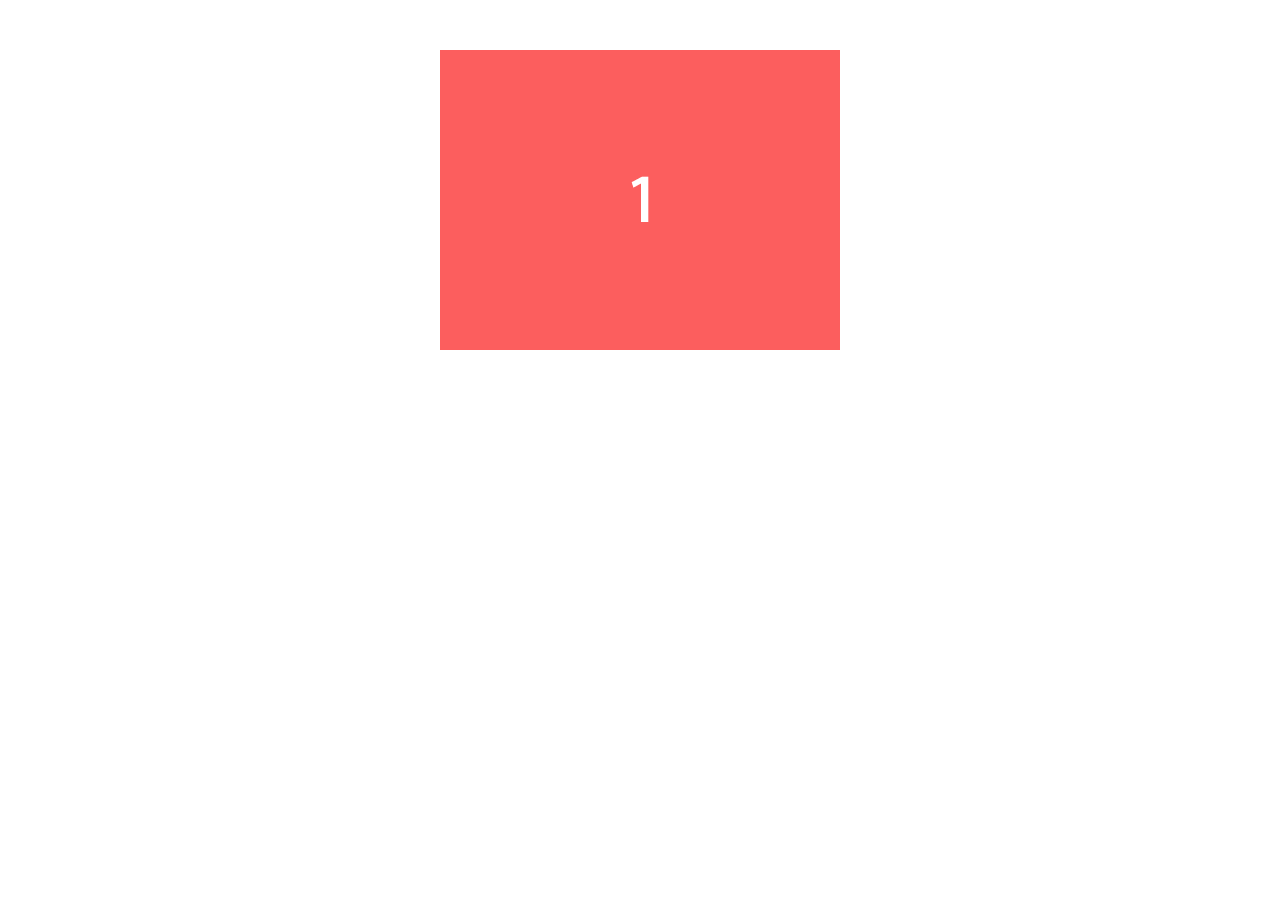
<file: banner-2/index.html>
<!DOCTYPE html>
<html lang="zh-Hans">

<head>
    <meta charset="UTF-8">
    <meta name="viewport" content="width=device-width, initial-scale=1.0">
    <meta http-equiv="X-UA-Compatible" content="ie=edge">
    <title>Document</title>
</head>
<link rel="stylesheet" href="./css/style.css">
<body>
   <div class="window">
       <div class="images">
           <img src="./images/1.png" alt="图片">
           <img src="./images/2.png" alt="图片">
           <img src="./images/3.png" alt="图片">
           <img src="./images/4.png" alt="图片">
       </div>
   </div>
</body>

<script src="./js/jquery-3.3.1.min.js"></script>
<script src="./js/main.js"></script>

</html>
</file>
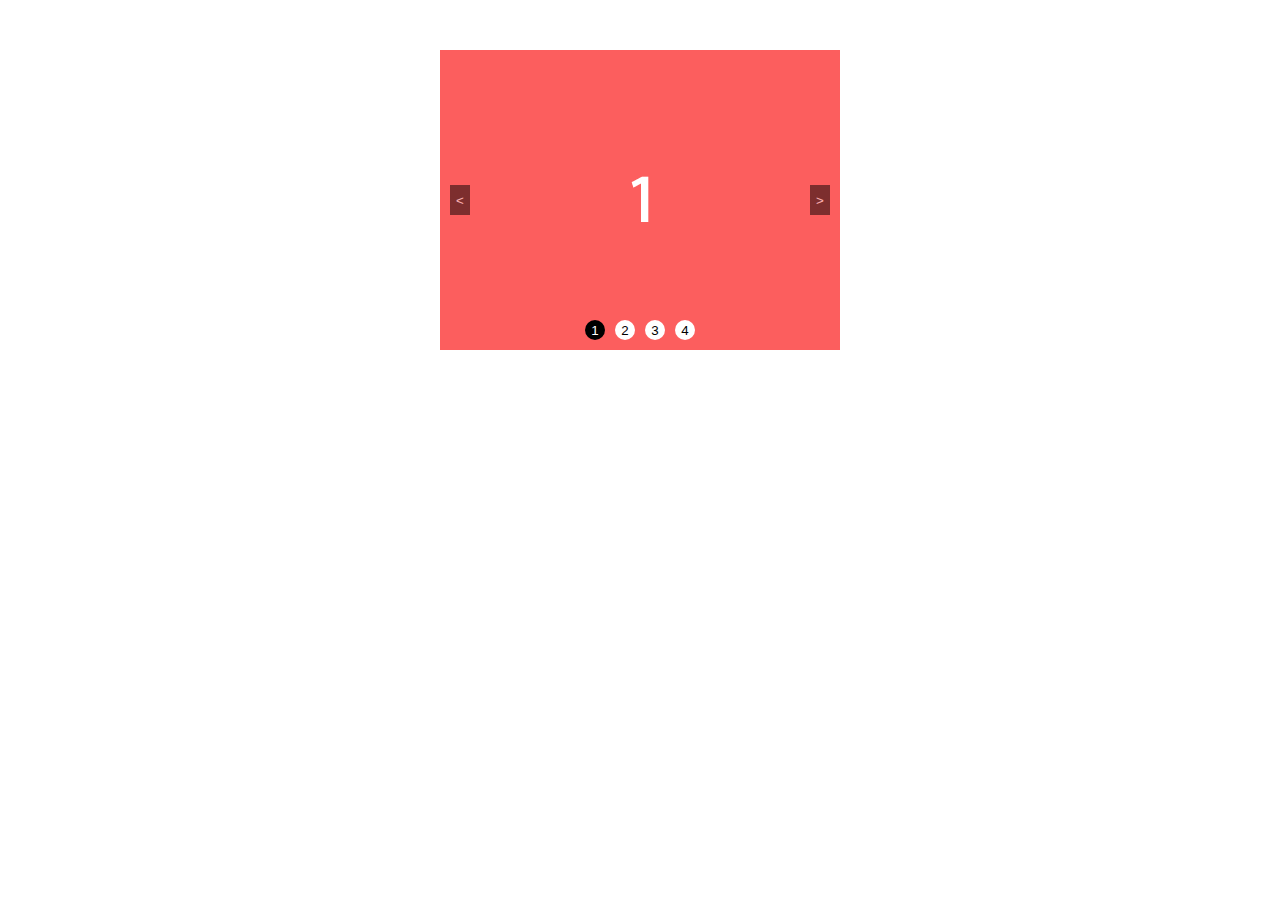
<file: banner-3/index.html>
<!DOCTYPE html>
<html lang="zh-Hans">

<head>
    <meta charset="UTF-8">
    <meta name="viewport" content="width=device-width, initial-scale=1.0">
    <meta http-equiv="X-UA-Compatible" content="ie=edge">
    <title>Document</title>
</head>
<link rel="stylesheet" href="./css/style.css">

<body>
    <div class="window">
        <div class="images">
            <img src="./images/1.png" alt="图片">
            <img src="./images/2.png" alt="图片">
            <img src="./images/3.png" alt="图片">
            <img src="./images/4.png" alt="图片">
        </div>

        <div class="buttons" id="buttonWrap">
            <button class="clickBtn">1</button>
            <button class="clickBtn">2</button>
            <button class="clickBtn">3</button>
            <button class="clickBtn">4</button>
        </div>

        <div class="goBtnWrap" id="goBtnWrap">
            <button id="goPrev" class="goPrev"><</button>
            <button id="goNext" class="goNext">></button>
        </div>
   
    </div>

</body>

<script src="./js/jquery-3.3.1.min.js"></script>
<script src="./js/main.js"></script>

</html>
</file>
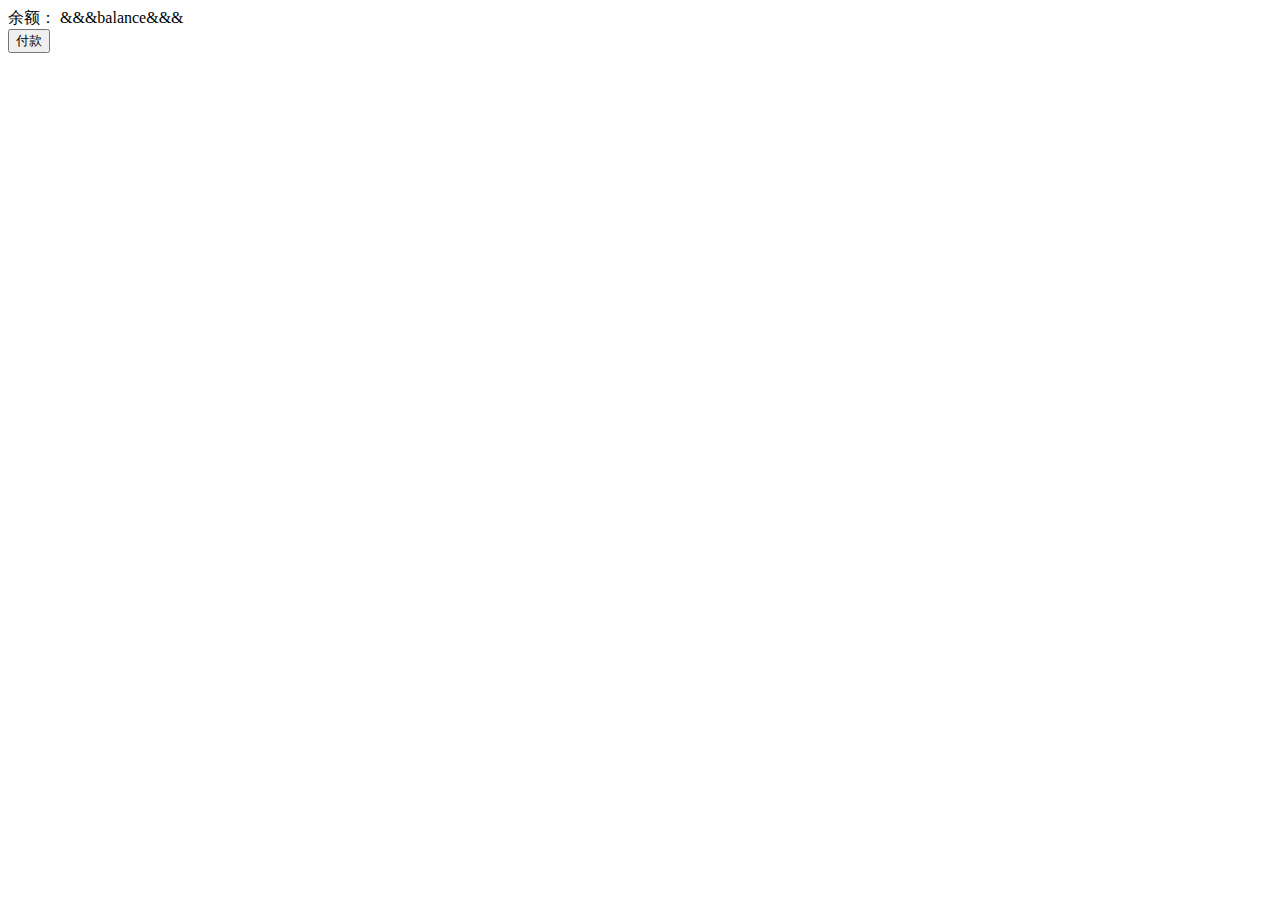
<file: jsonpDemo/index.html>
<!DOCTYPE html>
<html lang="en">
<head>
    <meta charset="UTF-8">
    <meta name="viewport" content="width=device-width, initial-scale=1.0">
    <meta http-equiv="X-UA-Compatible" content="ie=edge">
    <title>jsonp-test</title>
</head>
<body>
    <div>
        <span>余额：</span>
        <span id="balance">&&&balance&&&</span>
    </div>
    <button id="paymentBtn">付款</button>
    <!-- <form action="/pay" method="post">
        <input type="text" name="number" id="" value="1">
        <input type="submit" value="付款">
    </form> -->
</body>
<script src="http://apps.bdimg.com/libs/jquery/2.1.4/jquery.min.js"></script>
<script src="./main.js"></script>
</html>
</file>
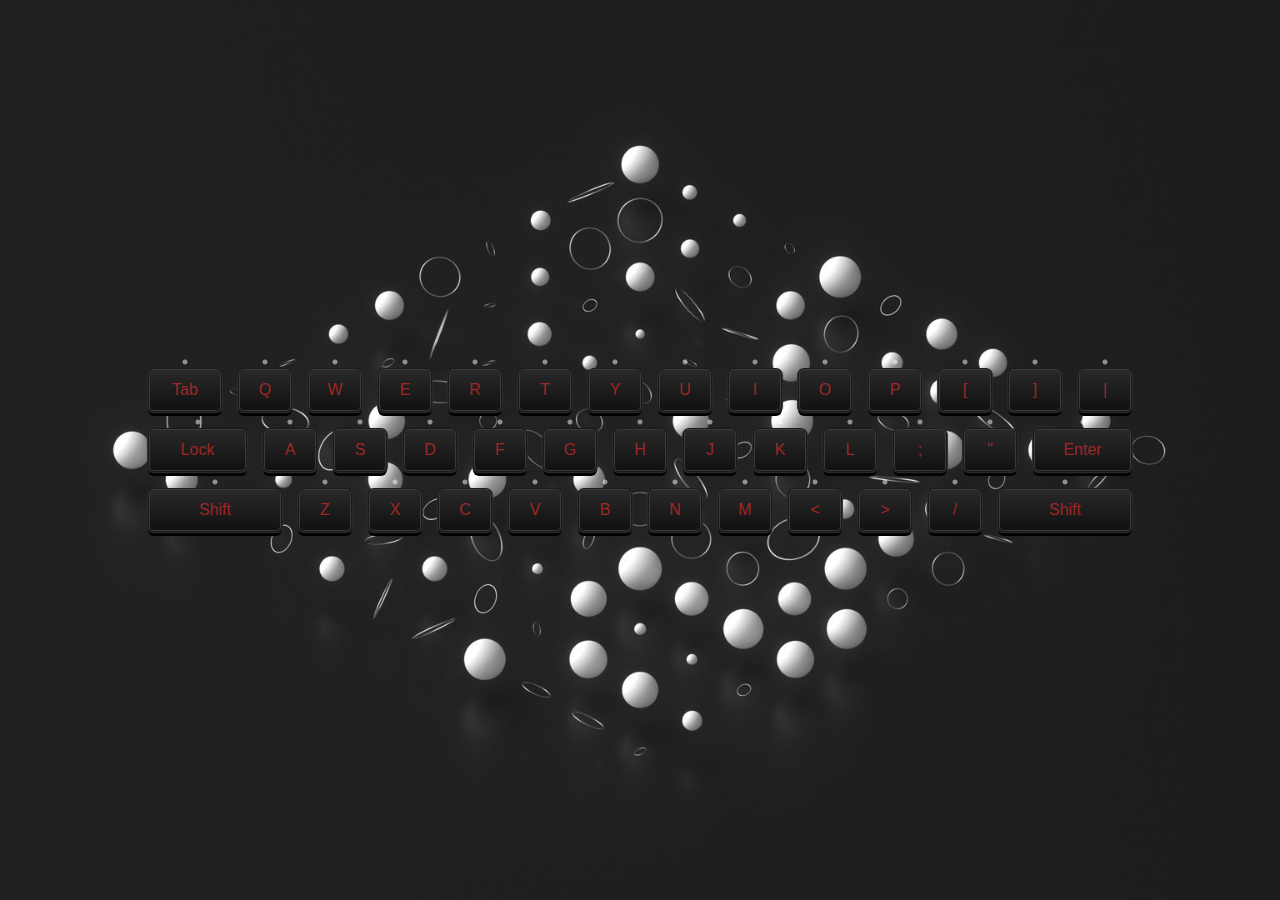
<file: nav/index.html>
<!DOCTYPE html>
<html lang="ch-Hans">

<head>
    <meta charset="UTF-8">
    <meta name="viewport" content="width=device-width, initial-scale=1.0">
    <meta http-equiv="X-UA-Compatible" content="ie=edge">
    <title>我的导航</title>
    <link rel="stylesheet" href="./style.css">
</head>

<body>
    <header></header>
    <main class="keyboard-wrap">
        <div id="keyboard"></div>
    </main>
    <footer></footer>
</body>
<script>
    //1、数据初始化
    var data = init()
    var keys = data['keys']
    var hash = data['hash']

    //2、生成键盘
    generateKeyboard(hash, keys)

    //3、监听键盘事件
    listenUser(hash)



    /**********************工具函数*********************************/

    function init() {
        var keys = {
            0: ['tab', 'q', 'w', 'e', 'r', 't', 'y', 'u', 'i', 'o', 'p', '[', ']', '|'],
            1: ['lock', 'a', 's', 'd', 'f', 'g', 'h', 'j', 'k', 'l', ';', '"', 'enter'],
            2: ['shift', 'z', 'x', 'c', 'v', 'b', 'n', 'm', '<', '>', '/', 'shift'],
            length: 3
        }
        var hash = {
            q: 'qq.com',
            w: 'webbo.com',
            e: 'www.ele.me',
            r: 'renren.com',
            t: 'tianya.cn',
            y: 'youku.com',
            u: 'uc.com',
            i: 'iqiyi.com',
            o: 'opera.com',
            p: undefined,
            a: 'apple.com',
            s: 'sohu.com',
            d: 'dangdang.com',
            b: 'bilibili.com'

        }
        var hashInLocalStorage = getFromLocalstorage('newSrc')
        if (hashInLocalStorage) {
            hash = hashInLocalStorage
        }
        return {
            'keys': keys,
            'hash': hash
        }
    }

    function getFromLocalstorage(name) {
        return JSON.parse(localStorage.getItem(name) || null)
    } //拿本地storage

    function tag(tagName, attributes) {
        var element = document.createElement(tagName)
        for (var key in attributes) { //attributes: className,id...
            element[key] = attributes[key]
        }
        return element
    } //本地缓存，而且需要用json转译成对象

    function createImg(domain) {
        var img = tag('img', {
            className: "ico"
        })
        if (domain) {
            img.src = "http://" + domain + "/favicon.ico"
        } else {
            img.src = "./images/error.png"
        }
        img.onerror = function (evevt) {
            console.log(evevt.target)
            evevt.target.src = "./images/error.png"
        } //加载失败就用错误的图片
        return img
    }

    function createButton(id) {
        var button = tag('button', {
            textContent: "B",
            id: id
        })
        button.onclick = function (event) {
            var key = event.target.id
            console.log(key)
            var newSrc = prompt('请输入新网址')
            var img2 = event.target.previousElementSibling
            // console.log(x)
            hash[key] = newSrc
            localStorage.setItem('newSrc', JSON.stringify(hash))
            // console.log(hash)

            img2.src = "http://" + newSrc + "/favicon.ico"
            img2.onerror = function (evevt) {
                console.log(evevt.target)
                evevt.target.src = "./images/error.png"
            }
            //编辑新网址
        }
        return button
    }

    function generateKeyboard(hash, keys) {
        var keyboard = document.getElementById('keyboard')

        for (var i = 0; i < keys.length; i++) {

            var div1 = tag('div', {
                className: "row row" + i
            })
            keyboard.appendChild(div1)

            for (var o = 0; o < keys[i].length; o++) {

                var img = createImg(hash[keys[i][o]])

                var button = createButton(keys[i][o])

                var kbd = tag('kbd', {
                    textContent: keys[i][o],
                    className: "kbd"
                })

                kbd.appendChild(img)
                kbd.appendChild(button)

                div1.appendChild(kbd)

            }
        }
    }

    function listenUser(hash) {
        document.onkeydown = function (event) {
            var src = hash[event.key]
            window.open("http://" + src, '_blank');
            // location.href="http://"+src
        } //点击键盘打开新页面
    }
    // var kbdAll = document.getElementsByClassName('kbd')
</script>

</html>
</file>
<file: banner-2/css/style.css>
*{margin: 0;padding: 0}
*{box-sizing: border-box}


.window{
    width: 400px;
    height: 300px;
    overflow: hidden;
    margin: 50px auto;
}

.images{
    position: relative;
}
.images>img{
    position: absolute;
    top: 0;
    left: 0;
    transition: all 0.5s;
}
.window .images>img.right{
    transform: translateX(100%);
    z-index: -1;
}
.window .images>img.left{
    transform: translateX(-100%);
}
.window .images>img.current{
    transform: translateX(0);
    z-index: 1;
}
</file>
<file: banner-3/css/style.css>
*{margin: 0;padding: 0}
*{box-sizing: border-box}


.window{
    width: 400px;
    height: 300px;
    overflow: hidden;
    margin: 50px auto;
    position: relative;
}

.images{
    display: flex;
    transition: all 0.5s;
}

.buttons{
    position: absolute;
    display: flex;
    justify-content: center;
    bottom: 10px;
    left: 50%;
    transform: translateX(-50%);
}
.buttons>button{
    width: 20px;
    height: 20px;
    border-radius: 50%;
    background: white;
    border: none;
    margin: 0 5px;
    color: black;
}

.buttons button.active{
    background: black;
    color: white;
}

.goBtnWrap>button{
    position: absolute;
    top: 50%;
    transform: translateY(-50%);
    border: none;
    opacity: 0.5;   
    background: black;
    color: white;
    width: 20px;
    height: 30px;   
}
.goBtnWrap>button:hover{
    opacity: 0.7; 
}
.goPrev{
    left: 10px;
}
.goNext{
    right: 10px;
}
</file>
<file: nav/style.css>
*{padding: 0;margin: 0;box-sizing: border-box;}
a{text-decoration: none;}


body{
   background: gray url('./images/aa.jpg') no-repeat center center;
   background-size: cover
}
.keyboard-wrap{
    width: 100vw;
    height: 100vh;
    display: flex;
    flex-direction: row;
    justify-content: center;
    align-items: center;
}
/* #keyboard{
    padding: 20px;
    border-radius: 10px;
}
#keyboard:hover{
    background: rgba(0,0,0,1); 
} */
#keyboard>div{
    display: flex;
    flex-direction: row;
    justify-content: center;
    padding: 10px 0;
}
#keyboard kbd{
    /* border: 1px solid black; */
    margin: 0 10px;
    cursor: pointer;
    text-transform: capitalize;
}
.kbd{
    background: linear-gradient(to bottom, #292929 0%,#111111 100%);
    display: inline-flex;
    border-radius: 5px;
    width: 50px;
    height: 40px;
    padding: 0;
    display: flex;
    justify-content: center;
    align-items: center;
    font-size: 16px;
    border-radius: 4px;
    color: rgba(245, 46, 46, 0.6);
    box-shadow: 0 0 0 1px #3a3a3a,0 0 0 2px #1a1b1c,-1px 1px 1px 2px #2b2b2b,1px 1px 1px 2px #2b2b2b,0 4px 0px 2px black;
    font-family: Arial, Helvetica, sans-serif;
    position: relative;
}
#keyboard kbd:hover{
    box-shadow: 0 0 0 1px #3a3a3a,0 0 0 2px #1a1b1c,-1px 1px 1px 2px #2b2b2b,1px 1px 1px 2px #2b2b2b,0 4px 0px 2px rgba(245, 46, 46, 0.6);
    color: rgba(245, 46, 46, 1);
}
.ico{
    width: 16px;
    height: 16px;
    position: absolute;
    top: 0%;
    left: 50%;
    transform: translate(-50%,-100%);
    opacity: 0.5;
}
#keyboard kbd:hover .ico{
    opacity: 1;
}
#keyboard kbd button{
    position: absolute;
    left: 50%;
    top: 50%;
    color: #ecf24f;
    background: transparent;
    transition: all 0.5s;
    width: 20px;
    height: 20px;
    opacity: 0;
    transform: rotate(0deg) translate(-50%,-50%) scale(0.1);
    border-color: #ecf24f;
    border-style: dotted
}
#keyboard kbd:hover button{
    display: block;
    z-index: 3;
    border-radius: 50%;
    transform: rotate(360deg) translate(0%,0%) scale(1);
    left: 100%;
    top: 0%;
    opacity: 0.6;
}
#keyboard kbd button:hover{
    opacity: 1;
}
.row0 .kbd:first-child{
    width: 70px
}
.row1 .kbd:first-child,.row1 .kbd:last-child{
    width: 95px
}
.row2 .kbd:first-child,.row2 .kbd:last-child{
    width: 130px;
}
</file>
